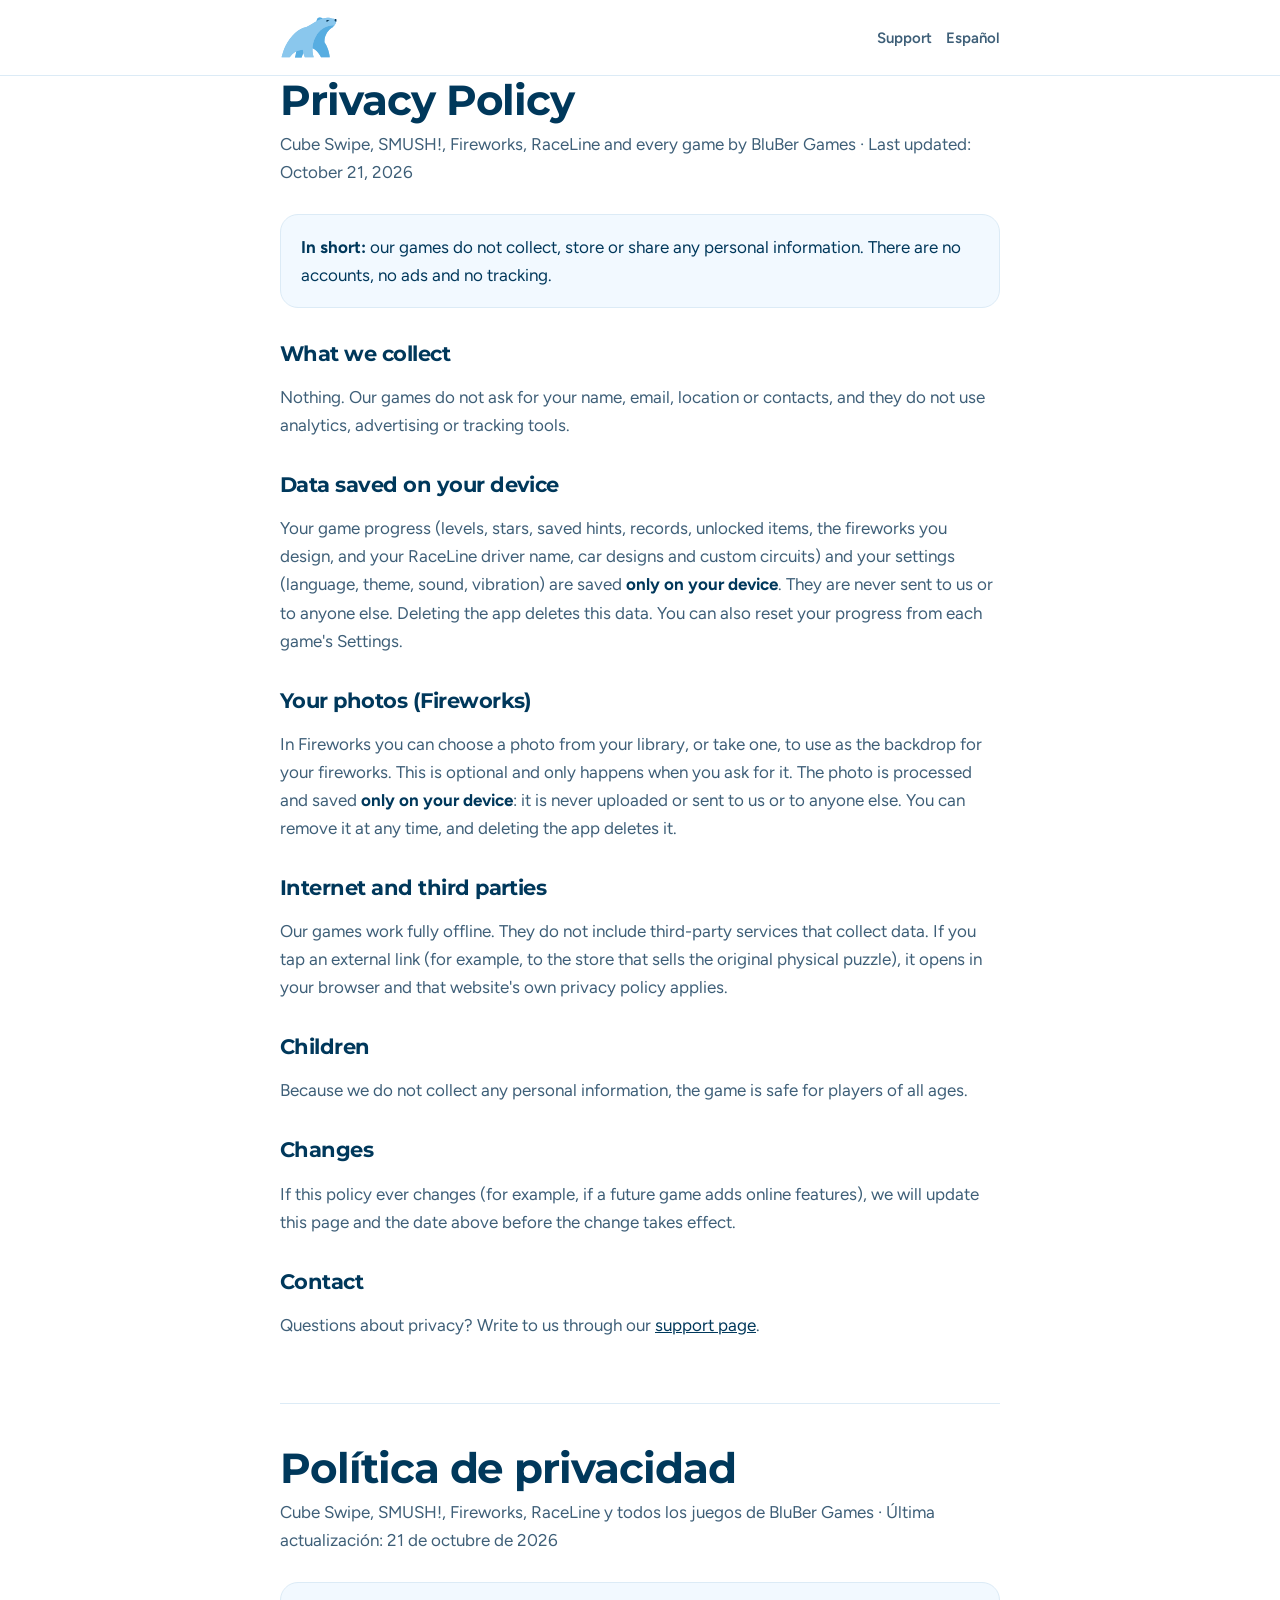
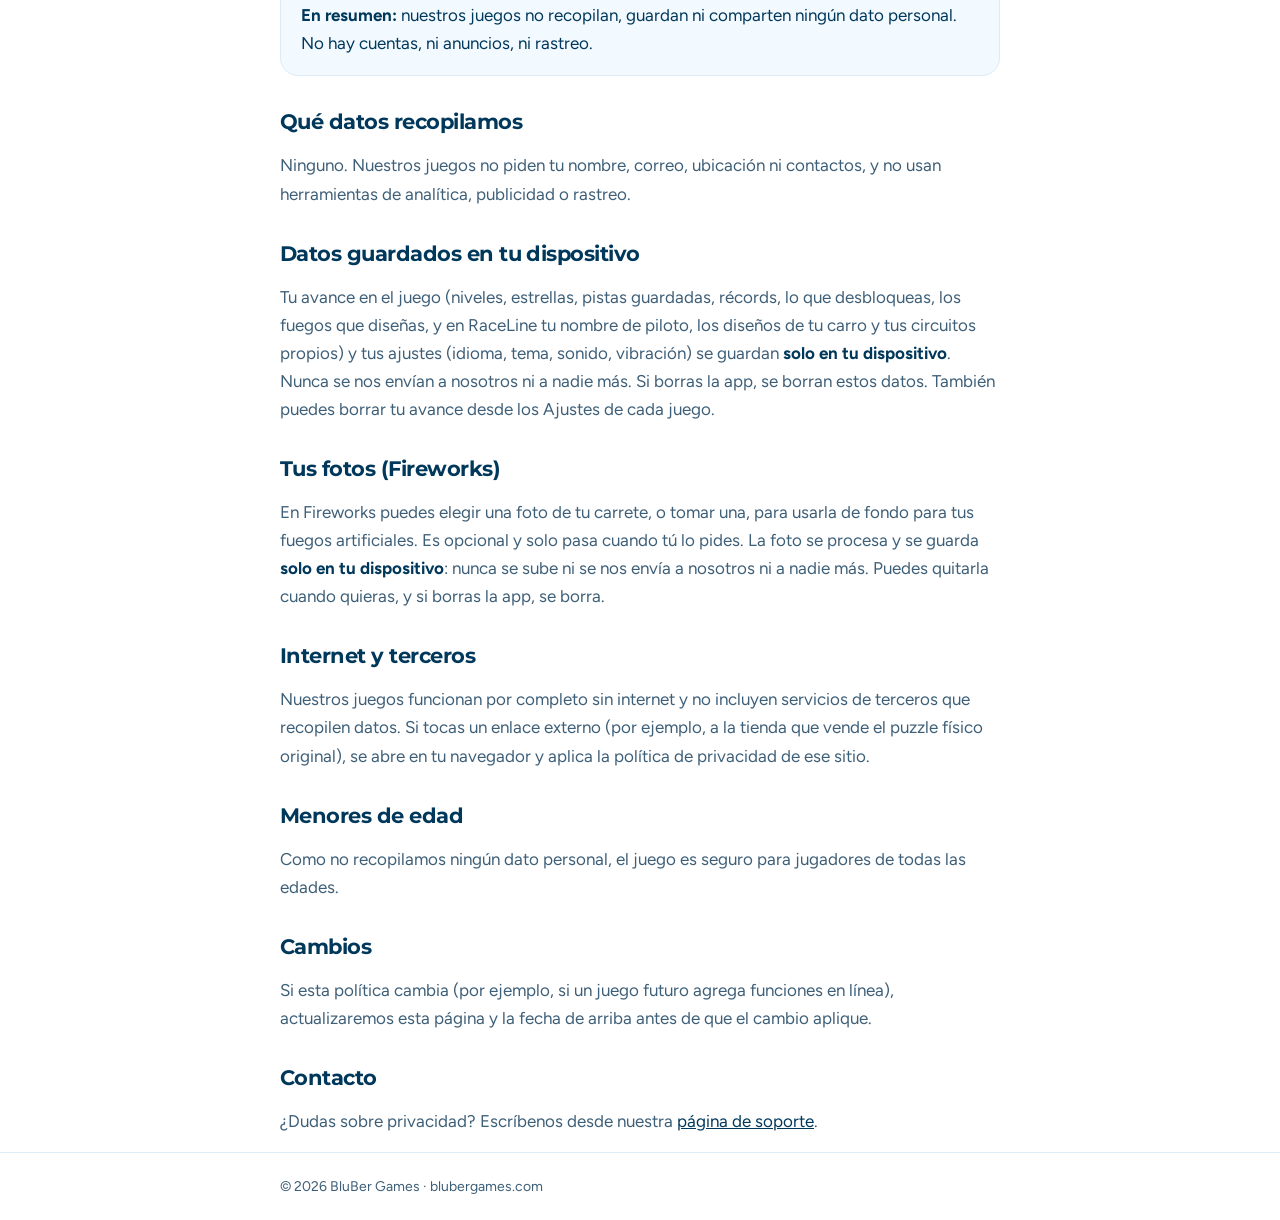
<file: privacy/index.html>
<!doctype html>
<html lang="en">
<head>
<meta charset="utf-8">
<meta name="viewport" content="width=device-width, initial-scale=1, viewport-fit=cover">
<meta name="theme-color" content="#FFFFFF">
<title>Privacy Policy · BluBer Games</title>
<meta name="description" content="Privacy policy for Cube Swipe, SMUSH!, Fireworks, RaceLine and every game by BluBer Games.">
<link rel="preconnect" href="https://fonts.googleapis.com">
<link rel="preconnect" href="https://fonts.gstatic.com" crossorigin>
<link rel="stylesheet" href="https://fonts.googleapis.com/css2?family=Montserrat:wght@700;800&family=Figtree:wght@400;600;700&display=swap">
<style>
  :root { --paper: #FFFFFF; --frost: #F2F9FF; --navy: #00385B; --ink-2: #3E5F78; --sea: #50AFEA; --line: #DCEBF6; color-scheme: light; }
  * { box-sizing: border-box; }
  body { margin: 0; background: var(--paper); color: var(--navy); font: 400 17px/1.65 "Figtree", "Helvetica Neue", Arial, sans-serif; -webkit-font-smoothing: antialiased; }
  .wrap { width: min(760px, 100%); margin-inline: auto; padding: 0 20px; }
  header { border-bottom: 1px solid var(--line); }
  header .wrap { display: flex; align-items: center; justify-content: space-between; padding-block: 16px; }
  /* Solo el oso oficial (brand/bluber-bear.svg, sin modificar); el texto del logo nunca se reescribe */
  .home { display: inline-flex; line-height: 0; }
  .home img { width: 58px; height: auto; }
  nav a { color: var(--ink-2); font-weight: 600; text-decoration: none; margin-left: 14px; font-size: 15px; }
  nav a:hover { color: var(--navy); }
  main { padding-block: 44px 72px; }
  h1, h2 { font-family: "Montserrat", sans-serif; letter-spacing: -0.025em; line-height: 1.15; }
  h1 { font-size: clamp(30px, 6vw, 42px); margin: 0 0 6px; }
  h2 { font-size: 21px; margin: 34px 0 8px; }
  .meta { color: var(--ink-2); margin: 0 0 28px; }
  p, li { color: var(--ink-2); }
  strong { color: var(--navy); }
  a { color: var(--navy); }
  .box { background: var(--frost); border: 1px solid var(--line); border-radius: 18px; padding: 18px 20px; margin: 22px 0; }
  .box p { margin: 0; color: var(--navy); }
  .lang-sep { margin: 64px 0 0; padding-top: 40px; border-top: 1px solid var(--line); }
  footer { border-top: 1px solid var(--line); color: var(--ink-2); font-size: 14px; }
  footer .wrap { padding-block: 22px; }
</style>
</head>
<body>
<header><div class="wrap">
  <a class="home" href="/" aria-label="BluBer Games"><img src="../brand/bluber-bear.svg" alt="BluBer Games" width="58" height="43"></a>
  <nav><a href="/support/">Support</a><a href="#es">Español</a></nav>
</div></header>

<main class="wrap">
  <h1>Privacy Policy</h1>
  <p class="meta">Cube Swipe, SMUSH!, Fireworks, RaceLine and every game by BluBer Games · Last updated: October 21, 2026</p>

  <div class="box"><p><strong>In short:</strong> our games do not collect, store or share any personal information. There are no accounts, no ads and no tracking.</p></div>

  <h2>What we collect</h2>
  <p>Nothing. Our games do not ask for your name, email, location or contacts, and they do not use analytics, advertising or tracking tools.</p>

  <h2>Data saved on your device</h2>
  <p>Your game progress (levels, stars, saved hints, records, unlocked items, the fireworks you design, and your RaceLine driver name, car designs and custom circuits) and your settings (language, theme, sound, vibration) are saved <strong>only on your device</strong>. They are never sent to us or to anyone else. Deleting the app deletes this data. You can also reset your progress from each game's Settings.</p>

  <h2>Your photos (Fireworks)</h2>
  <p>In Fireworks you can choose a photo from your library, or take one, to use as the backdrop for your fireworks. This is optional and only happens when you ask for it. The photo is processed and saved <strong>only on your device</strong>: it is never uploaded or sent to us or to anyone else. You can remove it at any time, and deleting the app deletes it.</p>

  <h2>Internet and third parties</h2>
  <p>Our games work fully offline. They do not include third-party services that collect data. If you tap an external link (for example, to the store that sells the original physical puzzle), it opens in your browser and that website's own privacy policy applies.</p>

  <h2>Children</h2>
  <p>Because we do not collect any personal information, the game is safe for players of all ages.</p>

  <h2>Changes</h2>
  <p>If this policy ever changes (for example, if a future game adds online features), we will update this page and the date above before the change takes effect.</p>

  <h2>Contact</h2>
  <p>Questions about privacy? Write to us through our <a href="/support/">support page</a>.</p>

  <section id="es" class="lang-sep" lang="es">
    <h1>Política de privacidad</h1>
    <p class="meta">Cube Swipe, SMUSH!, Fireworks, RaceLine y todos los juegos de BluBer Games · Última actualización: 21 de octubre de 2026</p>

    <div class="box"><p><strong>En resumen:</strong> nuestros juegos no recopilan, guardan ni comparten ningún dato personal. No hay cuentas, ni anuncios, ni rastreo.</p></div>

    <h2>Qué datos recopilamos</h2>
    <p>Ninguno. Nuestros juegos no piden tu nombre, correo, ubicación ni contactos, y no usan herramientas de analítica, publicidad o rastreo.</p>

    <h2>Datos guardados en tu dispositivo</h2>
    <p>Tu avance en el juego (niveles, estrellas, pistas guardadas, récords, lo que desbloqueas, los fuegos que diseñas, y en RaceLine tu nombre de piloto, los diseños de tu carro y tus circuitos propios) y tus ajustes (idioma, tema, sonido, vibración) se guardan <strong>solo en tu dispositivo</strong>. Nunca se nos envían a nosotros ni a nadie más. Si borras la app, se borran estos datos. También puedes borrar tu avance desde los Ajustes de cada juego.</p>

    <h2>Tus fotos (Fireworks)</h2>
    <p>En Fireworks puedes elegir una foto de tu carrete, o tomar una, para usarla de fondo para tus fuegos artificiales. Es opcional y solo pasa cuando tú lo pides. La foto se procesa y se guarda <strong>solo en tu dispositivo</strong>: nunca se sube ni se nos envía a nosotros ni a nadie más. Puedes quitarla cuando quieras, y si borras la app, se borra.</p>

    <h2>Internet y terceros</h2>
    <p>Nuestros juegos funcionan por completo sin internet y no incluyen servicios de terceros que recopilen datos. Si tocas un enlace externo (por ejemplo, a la tienda que vende el puzzle físico original), se abre en tu navegador y aplica la política de privacidad de ese sitio.</p>

    <h2>Menores de edad</h2>
    <p>Como no recopilamos ningún dato personal, el juego es seguro para jugadores de todas las edades.</p>

    <h2>Cambios</h2>
    <p>Si esta política cambia (por ejemplo, si un juego futuro agrega funciones en línea), actualizaremos esta página y la fecha de arriba antes de que el cambio aplique.</p>

    <h2>Contacto</h2>
    <p>¿Dudas sobre privacidad? Escríbenos desde nuestra <a href="/support/">página de soporte</a>.</p>
  </section>
</main>

<footer><div class="wrap">© 2026 BluBer Games · blubergames.com</div></footer>
</body>
</html>
</file>
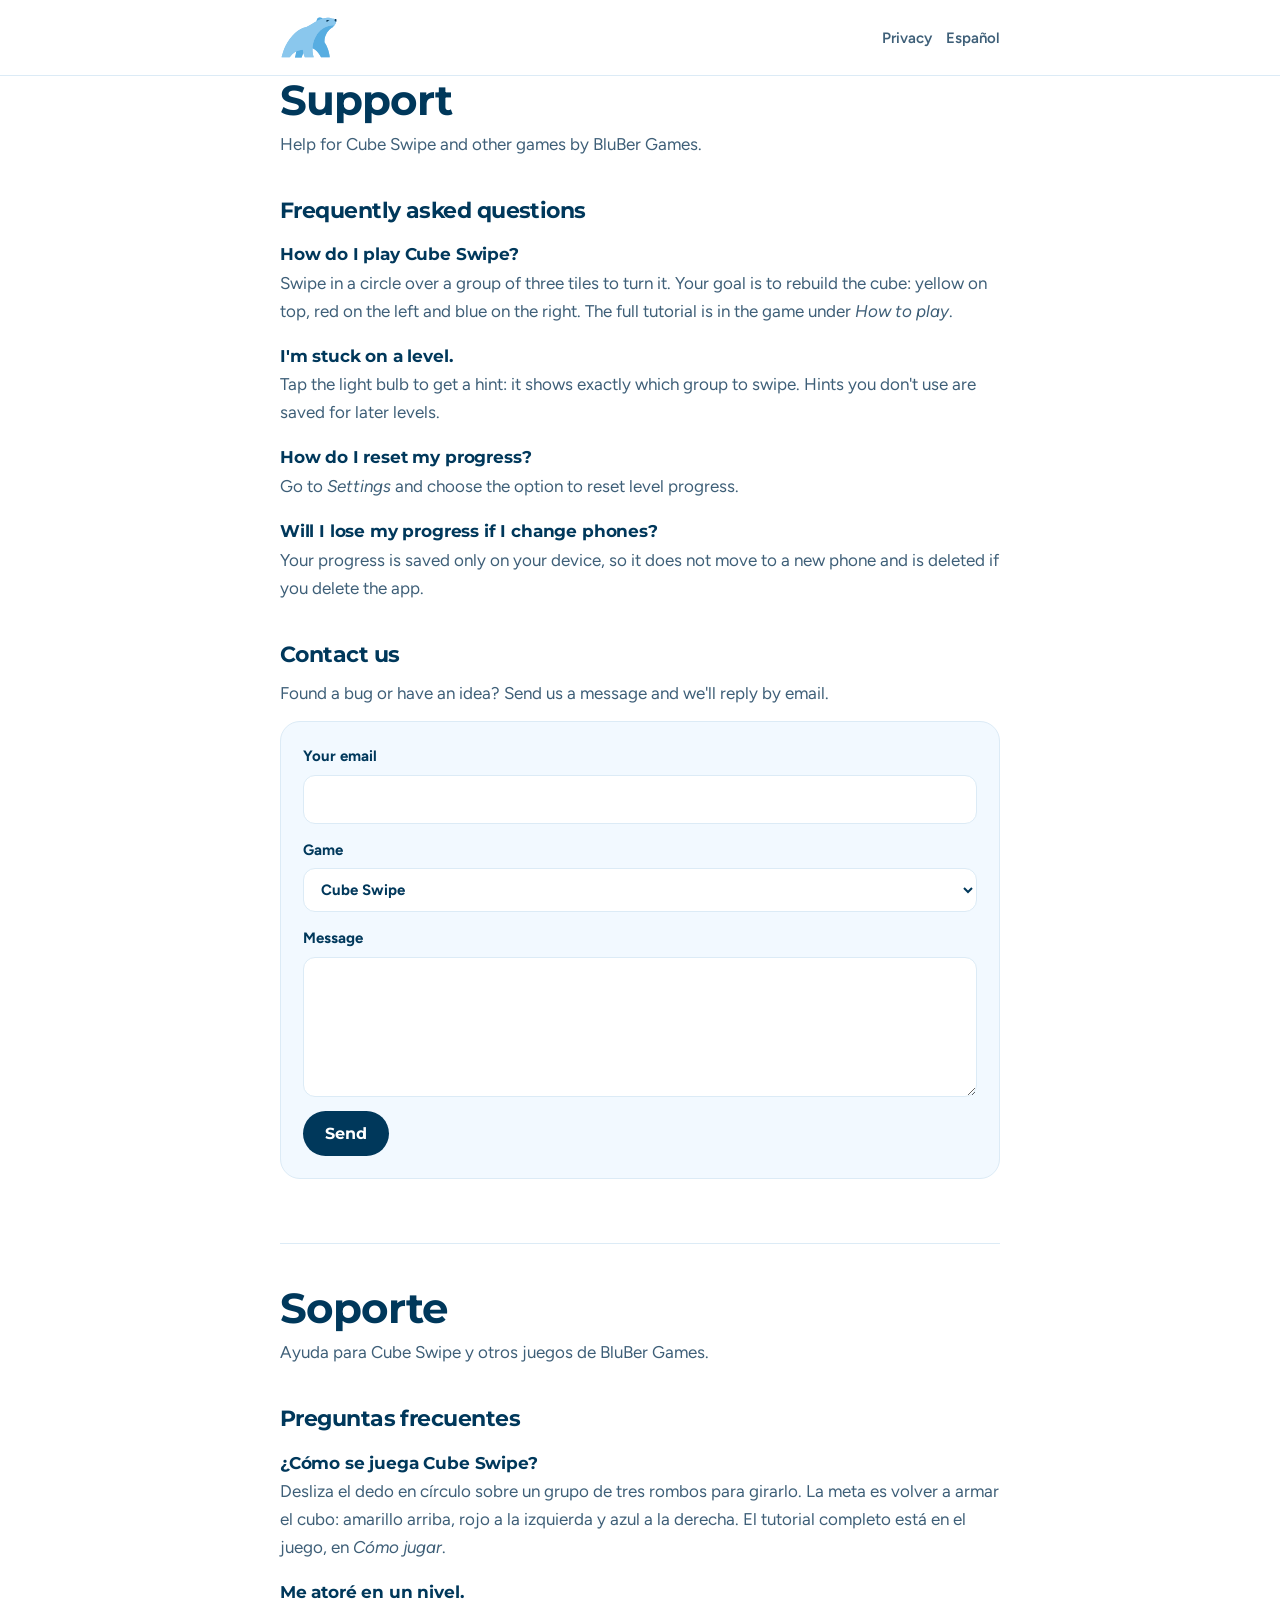
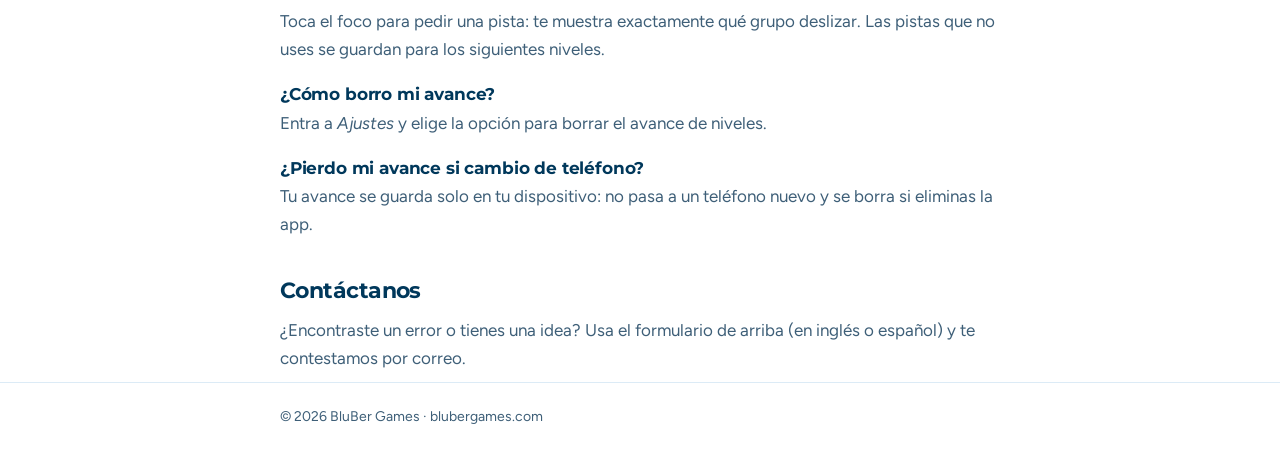
<file: support/index.html>
<!doctype html>
<html lang="en">
<head>
<meta charset="utf-8">
<meta name="viewport" content="width=device-width, initial-scale=1, viewport-fit=cover">
<meta name="theme-color" content="#FFFFFF">
<title>Support · BluBer Games</title>
<meta name="description" content="Help and contact for Cube Swipe and other games by BluBer Games.">
<link rel="preconnect" href="https://fonts.googleapis.com">
<link rel="preconnect" href="https://fonts.gstatic.com" crossorigin>
<link rel="stylesheet" href="https://fonts.googleapis.com/css2?family=Montserrat:wght@700;800&family=Figtree:wght@400;600;700&display=swap">
<style>
  :root { --paper: #FFFFFF; --frost: #F2F9FF; --navy: #00385B; --ink-2: #3E5F78; --sea: #50AFEA; --line: #DCEBF6; color-scheme: light; }
  * { box-sizing: border-box; }
  body { margin: 0; background: var(--paper); color: var(--navy); font: 400 17px/1.65 "Figtree", "Helvetica Neue", Arial, sans-serif; -webkit-font-smoothing: antialiased; }
  .wrap { width: min(760px, 100%); margin-inline: auto; padding: 0 20px; }
  header { border-bottom: 1px solid var(--line); }
  header .wrap { display: flex; align-items: center; justify-content: space-between; padding-block: 16px; }
  /* Solo el oso oficial (brand/bluber-bear.svg, sin modificar); el texto del logo nunca se reescribe */
  .home { display: inline-flex; line-height: 0; }
  .home img { width: 58px; height: auto; }
  nav a { color: var(--ink-2); font-weight: 600; text-decoration: none; margin-left: 14px; font-size: 15px; }
  nav a:hover { color: var(--navy); }
  main { padding-block: 44px 72px; }
  h1, h2, h3 { font-family: "Montserrat", sans-serif; letter-spacing: -0.025em; line-height: 1.15; }
  h1 { font-size: clamp(30px, 6vw, 42px); margin: 0 0 6px; }
  h2 { font-size: 22px; margin: 40px 0 12px; }
  h3 { font-size: 17px; margin: 22px 0 4px; letter-spacing: -0.01em; }
  .meta { color: var(--ink-2); margin: 0 0 8px; }
  p { color: var(--ink-2); margin: 0 0 10px; }
  a { color: var(--navy); }
  form { background: var(--frost); border: 1px solid var(--line); border-radius: 20px; padding: 22px; display: grid; gap: 14px; margin-top: 14px; }
  label { display: grid; gap: 6px; font-weight: 700; font-size: 15px; }
  input, select, textarea { font: inherit; color: var(--navy); background: #fff; border: 1.5px solid var(--line); border-radius: 12px; padding: 11px 13px; width: 100%; }
  input:focus, select:focus, textarea:focus { outline: none; border-color: var(--sea); }
  textarea { min-height: 140px; resize: vertical; }
  button { font: 700 16px "Montserrat", sans-serif; color: #fff; background: var(--navy); border: 0; border-radius: 999px; padding: 13px 22px; cursor: pointer; justify-self: start; }
  button:hover { background: #014a78; }
  .hidden { display: none; }
  .lang-sep { margin: 64px 0 0; padding-top: 40px; border-top: 1px solid var(--line); }
  footer { border-top: 1px solid var(--line); color: var(--ink-2); font-size: 14px; }
  footer .wrap { padding-block: 22px; }
</style>
</head>
<body>
<header><div class="wrap">
  <a class="home" href="/" aria-label="BluBer Games"><img src="../brand/bluber-bear.svg" alt="BluBer Games" width="58" height="43"></a>
  <nav><a href="/privacy/">Privacy</a><a href="#es">Español</a></nav>
</div></header>

<main class="wrap">
  <h1>Support</h1>
  <p class="meta">Help for Cube Swipe and other games by BluBer Games.</p>

  <h2>Frequently asked questions</h2>
  <h3>How do I play Cube Swipe?</h3>
  <p>Swipe in a circle over a group of three tiles to turn it. Your goal is to rebuild the cube: yellow on top, red on the left and blue on the right. The full tutorial is in the game under <em>How to play</em>.</p>
  <h3>I'm stuck on a level.</h3>
  <p>Tap the light bulb to get a hint: it shows exactly which group to swipe. Hints you don't use are saved for later levels.</p>
  <h3>How do I reset my progress?</h3>
  <p>Go to <em>Settings</em> and choose the option to reset level progress.</p>
  <h3>Will I lose my progress if I change phones?</h3>
  <p>Your progress is saved only on your device, so it does not move to a new phone and is deleted if you delete the app.</p>

  <h2>Contact us</h2>
  <p>Found a bug or have an idea? Send us a message and we'll reply by email.</p>
  <form name="support" method="POST" action="/support/thanks/" data-netlify="true" netlify-honeypot="company">
    <input type="hidden" name="form-name" value="support">
    <p class="hidden"><label>Leave this empty <input name="company"></label></p>
    <label>Your email <input type="email" name="email" required autocomplete="email"></label>
    <label>Game
      <select name="game"><option>Cube Swipe</option><option>Other</option></select>
    </label>
    <label>Message <textarea name="message" required></textarea></label>
    <button type="submit">Send</button>
  </form>

  <section id="es" class="lang-sep" lang="es">
    <h1>Soporte</h1>
    <p class="meta">Ayuda para Cube Swipe y otros juegos de BluBer Games.</p>

    <h2>Preguntas frecuentes</h2>
    <h3>¿Cómo se juega Cube Swipe?</h3>
    <p>Desliza el dedo en círculo sobre un grupo de tres rombos para girarlo. La meta es volver a armar el cubo: amarillo arriba, rojo a la izquierda y azul a la derecha. El tutorial completo está en el juego, en <em>Cómo jugar</em>.</p>
    <h3>Me atoré en un nivel.</h3>
    <p>Toca el foco para pedir una pista: te muestra exactamente qué grupo deslizar. Las pistas que no uses se guardan para los siguientes niveles.</p>
    <h3>¿Cómo borro mi avance?</h3>
    <p>Entra a <em>Ajustes</em> y elige la opción para borrar el avance de niveles.</p>
    <h3>¿Pierdo mi avance si cambio de teléfono?</h3>
    <p>Tu avance se guarda solo en tu dispositivo: no pasa a un teléfono nuevo y se borra si eliminas la app.</p>

    <h2>Contáctanos</h2>
    <p>¿Encontraste un error o tienes una idea? Usa el formulario de arriba (en inglés o español) y te contestamos por correo.</p>
  </section>
</main>

<footer><div class="wrap">© 2026 BluBer Games · blubergames.com</div></footer>
</body>
</html>
</file>
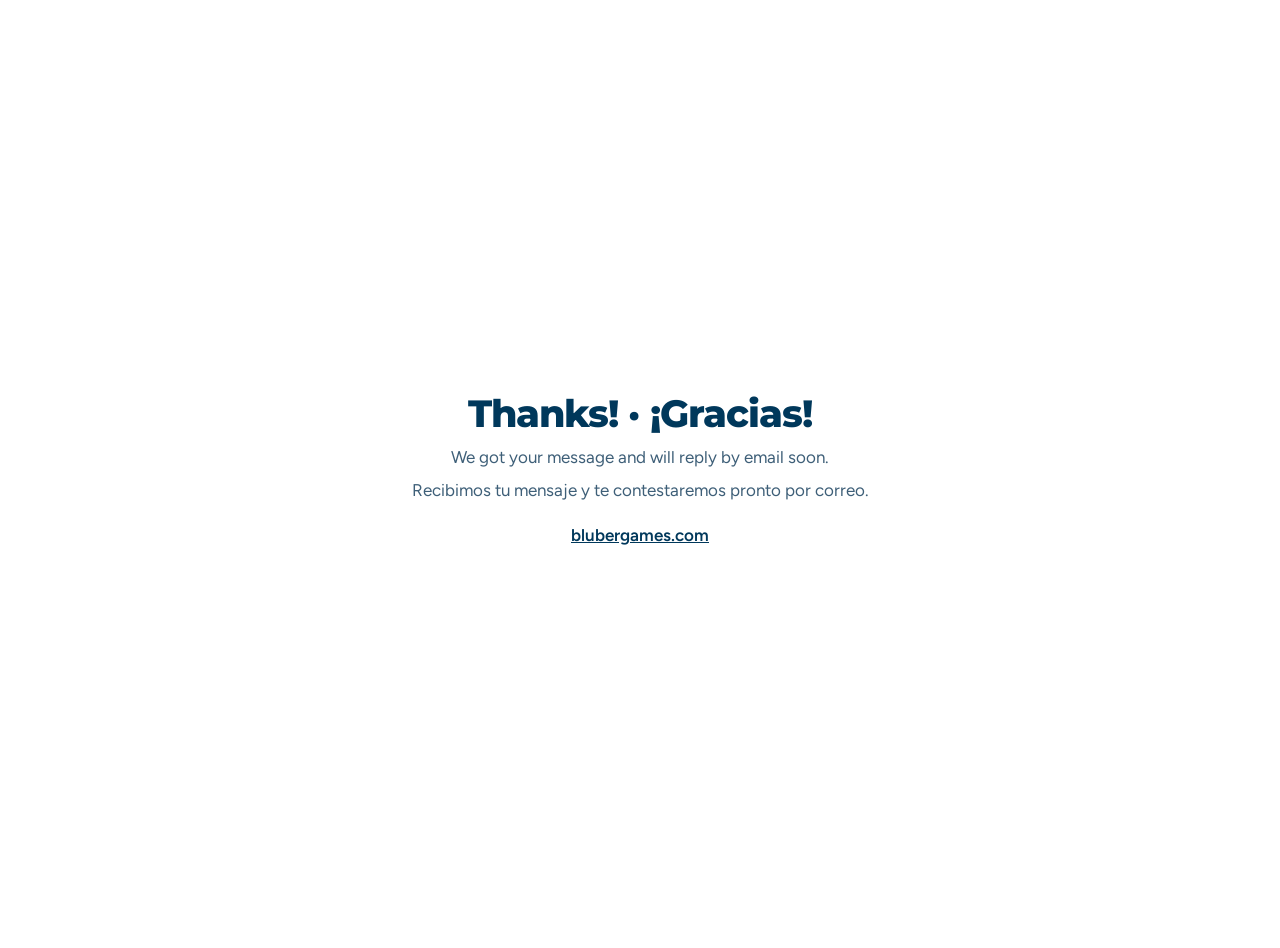
<file: support/thanks/index.html>
<!doctype html>
<html lang="en">
<head>
<meta charset="utf-8">
<meta name="viewport" content="width=device-width, initial-scale=1, viewport-fit=cover">
<meta name="theme-color" content="#FFFFFF">
<title>Message sent · BluBer Games</title>
<link rel="preconnect" href="https://fonts.googleapis.com">
<link rel="preconnect" href="https://fonts.gstatic.com" crossorigin>
<link rel="stylesheet" href="https://fonts.googleapis.com/css2?family=Montserrat:wght@800&family=Figtree:wght@400;600&display=swap">
<style>
  body { margin: 0; min-height: 100dvh; display: grid; place-items: center; background: #FFFFFF; color: #00385B; font: 400 17px/1.6 "Figtree", "Helvetica Neue", Arial, sans-serif; text-align: center; padding: 24px; }
  h1 { font: 800 clamp(28px, 6vw, 38px)/1.15 "Montserrat", sans-serif; letter-spacing: -0.025em; margin: 0 0 8px; }
  p { color: #3E5F78; margin: 0 0 6px; }
  a { color: #00385B; font-weight: 600; }
</style>
</head>
<body>
<main>
  <h1>Thanks! · ¡Gracias!</h1>
  <p>We got your message and will reply by email soon.</p>
  <p>Recibimos tu mensaje y te contestaremos pronto por correo.</p>
  <p style="margin-top:18px"><a href="/">blubergames.com</a></p>
</main>
</body>
</html>
</file>
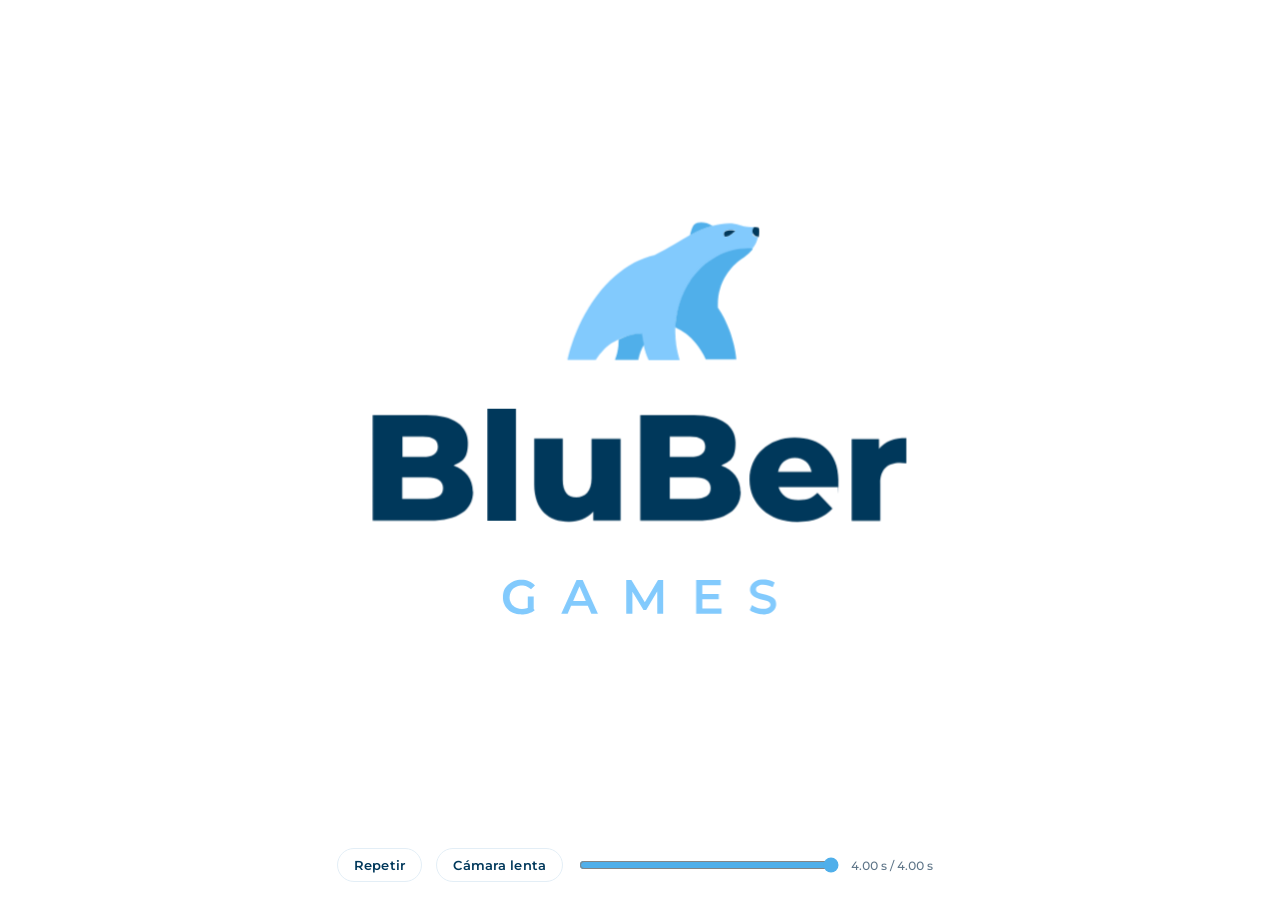
<file: brand/intro/bluber-intro.html>
<!doctype html>
<html lang="en">
<head>
<meta charset="utf-8">
<meta name="viewport" content="width=device-width, initial-scale=1">
<title>BluBer Games Intro</title>
<link rel="preconnect" href="https://fonts.googleapis.com">
<link rel="preconnect" href="https://fonts.gstatic.com" crossorigin>
<link rel="stylesheet" href="https://fonts.googleapis.com/css2?family=Montserrat:wght@500;600;700&display=swap">
<style>
  /* Escenario blanco de pantalla completa con el logo al centro y una barra de control discreta abajo */
  :root {
    --paper: #FFFFFF;     /* fondo del logo */
    --navy: #00385B;      /* "BluBer", ojo y nariz */
    --ice: #82CAFD;       /* cuerpo del oso y "GAMES" */
    --sea: #50AFEA;       /* sombras del oso */
    --frost: #B6E3FF;     /* cristales de hielo */
    --ui: #5D7487;        /* texto de los controles */
    --line: #E3EEF6;      /* bordes suaves */
    --f-ui: "Montserrat", "Helvetica Neue", Arial, sans-serif;
    color-scheme: light;
  }
  html, body { height: 100%; }
  body { margin: 0; background: var(--paper); color: var(--navy); font-family: var(--f-ui); display: grid; grid-template-rows: 1fr auto; overflow: hidden; }
  .stage { display: grid; place-items: center; min-height: 0; padding-inline: 16px; }
  svg.logo { width: min(88vw, 640px); height: auto; max-height: 72vh; overflow: visible; }
  .controls { display: flex; flex-wrap: wrap; align-items: center; justify-content: center; gap: 10px 14px; padding: 14px 16px calc(18px + env(safe-area-inset-bottom, 0px)); }
  .controls button { font: 600 13px var(--f-ui); letter-spacing: 0.02em; color: var(--navy); background: var(--paper); border: 1px solid var(--line); border-radius: 999px; padding: 8px 16px; cursor: pointer; transition: border-color .2s, background .2s; }
  .controls button:hover { border-color: var(--ice); }
  .controls button[aria-pressed="true"] { background: var(--navy); color: var(--paper); border-color: var(--navy); }
  .controls button:focus-visible, .scrub input:focus-visible { outline: 2px solid var(--sea); outline-offset: 2px; }
  .scrub { display: flex; align-items: center; gap: 10px; color: var(--ui); font: 500 12px var(--f-ui); font-variant-numeric: tabular-nums; }
  .scrub input { width: min(260px, 52vw); accent-color: var(--sea); }
  .scrub output { min-width: 92px; }
</style>
</head>
<body>
<main class="stage">
  <svg class="logo" id="logo" viewBox="10.5 148 260 206" role="img" aria-label="BluBer Games">
    <defs>
      <clipPath id="above-base"><rect x="0" y="200" width="400" height="94.6"/></clipPath>
      <clipPath id="word-shape"></clipPath>
      <linearGradient id="shine" x1="0" y1="0" x2="1" y2="0">
        <stop offset="0" stop-color="#FFFFFF" stop-opacity="0"/>
        <stop offset="0.5" stop-color="#FFFFFF" stop-opacity="0.6"/>
        <stop offset="1" stop-color="#FFFFFF" stop-opacity="0"/>
      </linearGradient>
    </defs>
    <g id="all">
      <!-- Oso (aparece con un desvanecido) -->
      <g>
        <g transform="translate(560 0)">
          <g id="bear"><g>
            <path id="b-body" fill="var(--ice)" d="M-373.4,176.8c-.7-1.1-.3-2,.3-2.8-1.5,0-3.5,0-5.9-.8-3.1-1.1-6.9-.8-11.1.3-1.2.3-2.5.7-3.8,1.2-1.7.6-3.5,1.5-5.4,2.6-4,2.3-8.6,5.3-14.3,8.1h0c-2.7.6-5.4,1.6-8.1,3-5.6,3-10.9,7.6-15.4,13.6-.2.3-.4.5-.6.8-3.9,5.4-7.3,11.9-9.6,19-.7,2.1-1.3,4.2-1.7,6.2h11.5c.9-1.5,2-2.8,3.2-4.1,1-1,2.2-2,3.4-2.8.8-.5,1.6-1,2.5-1.4,1.2-.6,2.4-1.1,3.6-1.4,1.9-.6,3.9-.9,5.9-.9.2,1.5.4,3,.8,4.5.5,2.2,1.2,4.3,2.1,6.2h12.6c-.6-2-1.1-4-1.4-6.1-.2-1.7-.4-3.5-.4-5.3s0-1,0-1.5c0-1.3.2-2.6.4-3.9.8-5.6,2.8-10.7,5.7-15,0,0,0,0,0-.1,1.1-1.7,2.4-3.2,3.8-4.6.4-.4.9-.9,1.3-1.3,1.6-1.4,3.3-2.6,5.1-3.6,4-2.3,8.6-3.6,13.4-3.6s1,0,1.4,0c1.5-1.8,2.2-3.5,2.5-5-.9,0-1.7-.3-2.3-1.2ZM-385.4,177c-.3-2.6,4.6-1.5,4.6-1.5,0,0-4.3,4.1-4.6,1.5Z"/>
            <path id="b-side" fill="var(--sea)" d="M-373.7,183c-.9,1.1-2.1,2.3-3.7,3.4,0,0,0,0,0,0-.3.2-.7.5-1.1.7,0,0,0,0,0,0-1.5,1.1-2.8,2.3-4,3.7-1,1.2-1.9,2.5-2.7,3.8-.7,1.3-1.3,2.7-1.7,4.1h0c-.7,2.1-1,4.4-1,6.7s0,.9,0,1.3c1.9,2.8,3.5,5.9,4.7,9.2.4,1.1.8,2.2,1.1,3.3.1.5.3.9.4,1.4,0,.1,0,.3.1.4h0c.6,2.3,1,4.6,1.2,6.8h-12.4c-1.1-2.4-2.5-4.7-4.1-6.6-2.3-2.8-5.1-5-8.3-6.4,0-1.3.2-2.6.4-3.9.8-5.6,2.8-10.7,5.7-15,0,0,0,0,0-.1,1.1-1.7,2.4-3.2,3.8-4.6.4-.4.9-.9,1.3-1.3,1.6-1.4,3.3-2.6,5.1-3.6,4-2.3,8.6-3.6,13.4-3.6s1,0,1.4,0Z"/>
            <path id="b-leg" fill="var(--sea)" d="M-417.9,221.8c-1.1,1.9-1.9,4-2.3,6.2h-9.5c.7-1.8,1.2-3.7,1.4-5.8,0-.8.1-1.7.1-2.5h0c1.2-.6,2.4-1.1,3.6-1.5,1.9-.6,3.9-.9,5.9-.9.2,1.5.4,3,.8,4.5Z"/>
            <path id="b-ear" fill="var(--sea)" d="M-390,173.5c-1.2.3-2.5.7-3.8,1.2-1.7.6-3.5,1.5-5.4,2.6.3-1.5.9-3.5,1.7-4.3,1.3-1.2,4.6-1.3,7.5.6Z"/>
            <path id="b-nose" fill="var(--navy)" d="M-371.2,178c-.9,0-1.7-.3-2.3-1.2-.7-1.1-.3-2,.3-2.8,1,0,1.7,0,2.1.5.1.6.2,1.9-.1,3.6Z"/>
            <path id="b-eye" class="eye" fill="var(--navy)" d="M-380.8,175.5s-4.3,4.1-4.6,1.5c-.3-2.6,4.6-1.5,4.6-1.5Z"/></g>
          </g>
        </g>
      </g>
      <!-- BluBer: cada letra sube desde su línea base -->
      <g clip-path="url(#above-base)">
        <g transform="translate(560 0)" id="word" fill="var(--navy)">
          <path class="ltr" d="M-487.3,281.5c0,7.4-6.1,11.8-17.6,11.8h-23.2v-42.9h21.9c11.3,0,16.8,4.6,16.8,11.2s-2.1,7.4-5.8,9.3c4.8,1.7,7.8,5.4,7.8,10.6ZM-516,259.1v8.3h8.3c4,0,6.1-1.4,6.1-4.2s-2.1-4.1-6.1-4.1h-8.3ZM-499.5,280.1c0-2.9-2.2-4.4-6.4-4.4h-10.2v8.7h10.2c4.2,0,6.4-1.4,6.4-4.3Z"/>
          <path class="ltr" d="M-481.5,247.8h11.6v45.5h-11.6v-45.5Z"/>
          <path class="ltr" d="M-427.4,260v33.2h-11.1v-3.6c-2.5,2.8-6.1,4.1-9.9,4.1-8.1,0-14.1-4.7-14.1-15.2v-18.6h11.6v16.7c0,5.1,2,7.2,5.5,7.2s6.2-2.3,6.2-7.8v-16h11.6Z"/>
          <path class="ltr" d="M-378.6,281.5c0,7.4-6.1,11.8-17.6,11.8h-23.2v-42.9h21.9c11.3,0,16.8,4.6,16.8,11.2s-2.1,7.4-5.8,9.3c4.8,1.7,7.8,5.4,7.8,10.6ZM-407.4,259.1v8.3h8.3c4,0,6.1-1.4,6.1-4.2s-2.1-4.1-6.1-4.1h-8.3ZM-390.8,280.1c0-2.9-2.2-4.4-6.4-4.4h-10.2v8.7h10.2c4.2,0,6.4-1.4,6.4-4.3Z"/>
          <path class="ltr" d="M-339.1,279.6h-24.1c1,3.4,3.9,5.3,8.1,5.3s5.4-.9,7.7-2.9l6.1,6.4c-3.2,3.6-7.8,5.4-14.2,5.4-11.8,0-19.5-7.3-19.5-17.2s7.8-17.1,18.3-17.1,17.8,6.2,17.8,17.2-.1,2-.2,2.9ZM-363.4,273.4h13.6c-.6-3.5-3.2-5.7-6.8-5.7s-6.1,2.2-6.8,5.7Z"/>
          <path class="ltr" d="M-311.3,259.5v10.5c-1-.1-1.8-.2-2.6-.2-4.7,0-8,2.4-8,8.2v15.3h-11.6v-33.2h11.1v4c2.4-3,6.2-4.5,11.2-4.5Z"/>
        </g>
      </g>
      <g clip-path="url(#word-shape)"><rect id="sweep" x="-70" y="240" width="46" height="60" fill="url(#shine)"/></g>
      <!-- GAMES -->
      <g transform="translate(560 0)" id="games" fill="var(--ice)">
          <path class="gm" d="M-468,331.3c-1.1,0-2.1-.2-2.9-.5-.9-.3-1.7-.8-2.3-1.5-.7-.6-1.2-1.4-1.5-2.2-.4-.9-.5-1.8-.5-2.8s.2-2,.5-2.8c.4-.9.9-1.6,1.6-2.2.7-.6,1.5-1.1,2.4-1.5.9-.3,1.9-.5,3-.5s2.2.2,3.1.6c.9.4,1.7.9,2.4,1.7l-1.6,1.6c-.5-.5-1.1-.9-1.7-1.2-.6-.3-1.3-.4-2-.4s-1.4.1-2,.4c-.6.2-1.1.6-1.6,1-.4.4-.8.9-1,1.5-.2.6-.4,1.2-.4,1.9s.1,1.3.4,1.9c.2.6.6,1.1,1,1.5.4.4,1,.8,1.6,1s1.3.4,2,.4,1.3-.1,2-.3c.6-.2,1.2-.6,1.8-1.1l1.4,1.9c-.7.6-1.5,1-2.5,1.3s-1.9.4-2.9.4ZM-465.1,329.2v-5.1h2.4v5.5l-2.4-.3Z"/>
          <path class="gm" d="M-451.5,331.1l6.2-13.7h2.5l6.2,13.7h-2.7l-5.3-12.3h1l-5.3,12.3h-2.6ZM-448.6,327.9l.7-2h7.4l.7,2h-8.8Z"/>
          <path class="gm" d="M-425.1,331.1v-13.7h2.1l6,10h-1.1l5.9-10h2.1v13.7s-2.4,0-2.4,0v-9.9s.5,0,.5,0l-5,8.4h-1.1l-5.1-8.4h.6v9.9h-2.4Z"/>
          <path class="gm" d="M-394.1,329h7.7v2.1h-10.3v-13.7h10v2.1h-7.5v9.4ZM-394.3,323.1h6.8v2.1h-6.8v-2.1Z"/>
          <path class="gm" d="M-369.5,331.3c-1.1,0-2.1-.2-3.1-.5-1-.3-1.8-.7-2.3-1.2l.9-2c.5.4,1.2.8,2,1.1.8.3,1.6.4,2.5.4s1.3,0,1.7-.2c.4-.2.8-.4,1-.6s.3-.6.3-.9-.2-.8-.5-1c-.3-.3-.7-.5-1.2-.6-.5-.1-1-.3-1.6-.4s-1.2-.3-1.7-.5-1.1-.4-1.6-.7c-.5-.3-.9-.7-1.2-1.1-.3-.5-.5-1.1-.5-1.8s.2-1.4.6-2c.4-.6,1-1.1,1.8-1.5.8-.4,1.8-.6,3.1-.6s1.6.1,2.4.3c.8.2,1.5.5,2.1.9l-.8,2c-.6-.4-1.2-.6-1.9-.8-.7-.2-1.3-.3-1.9-.3s-1.3,0-1.7.3c-.4.2-.8.4-1,.7s-.3.6-.3.9.1.8.4,1c.3.3.7.5,1.2.6.5.1,1,.3,1.6.4.6.1,1.2.3,1.8.5.6.2,1.1.4,1.6.7.5.3.9.6,1.2,1.1.3.5.4,1.1.4,1.8s-.2,1.4-.6,2c-.4.6-1,1.1-1.8,1.5s-1.9.6-3.1.6Z"/>
        </g>
    </g>
  </svg>
</main>

<nav class="controls" aria-label="Controles de la animación">
  <button type="button" id="replay">Repetir</button>
  <button type="button" id="slow" aria-pressed="false">Cámara lenta</button>
  <label class="scrub" for="scrub"><input type="range" id="scrub" min="0" max="4000" step="10" value="0" aria-label="Momento de la animación"><output id="clock">0.00 s / 4.00 s</output></label>
</nav>

<script>
(() => {
  const $ = (s) => document.querySelector(s);
  const TOTAL = 4000;
  const reduce = matchMedia("(prefers-reduced-motion: reduce)").matches;
  const easeOut = "cubic-bezier(.16,1,.3,1)";        // salida suave tipo "expo"
  const inOut = "cubic-bezier(.65,0,.35,1)";
  let anims = [], slow = false, raf = 0;

  // Copia de las letras para el brillo que las recorre (un clipPath no admite grupos: cada letra lleva su posición)
  const ws = $("#word-shape");
  document.querySelectorAll("#word .ltr").forEach((l) => {
    const c = l.cloneNode(); c.removeAttribute("class"); c.setAttribute("transform", "translate(560 0)"); ws.appendChild(c);
  });

  function tl(el, frames, delay, duration, easing = easeOut) {
    el.style.transformBox = "fill-box";
    const a = el.animate(frames, { delay, duration, easing, fill: "both" });
    anims.push(a);
    return a;
  }

  function build() {
    anims.forEach((a) => a.cancel());
    anims = [];
    // 0 · Acercamiento lento de toda la composición
    tl($("#all"), [{ transform: "scale(0.955)" }, { transform: "scale(1)" }], 0, TOTAL, "cubic-bezier(.22,.6,.2,1)");
    $("#all").style.transformOrigin = "center";

    // 1 · El oso aparece: se desvanece hacia adentro con un acercamiento muy leve, sin rebote
    const bear = $("#bear"); bear.style.transformOrigin = "50% 100%";
    tl(bear, [
      { transform: "translateY(3px) scale(0.965)", opacity: 0 },
      { transform: "translateY(0) scale(1)", opacity: 1 }
    ], 250, 1000, "cubic-bezier(.25,.1,.25,1)");

    // 2 · "BluBer": cada letra sube desde su línea base
    document.querySelectorAll("#word .ltr").forEach((l, i) => {
      tl(l, [{ transform: "translateY(54px)" }, { transform: "translateY(0)" }], 1200 + i * 70, 760, easeOut);
    });

    // 3 · "GAMES" se abre desde el centro
    const gm = [...document.querySelectorAll("#games .gm")];
    const boxes = gm.map((g) => g.getBBox());
    const cx = (boxes[0].x + boxes[4].x + boxes[4].width) / 2;
    gm.forEach((g, i) => {
      const mid = boxes[i].x + boxes[i].width / 2, dx = (cx - mid) * 0.75;
      const order = Math.abs(i - 2);
      tl(g, [{ transform: `translateX(${dx}px)`, opacity: 0 }, { transform: "translateX(0)", opacity: 1 }], 1950 + order * 70, 800, easeOut);
    });

    // 4 · Brillo que recorre "BluBer"
    tl($("#sweep"), [{ transform: "translateX(0) skewX(-18deg)" }, { transform: "translateX(360px) skewX(-18deg)" }], 2800, 900, inOut);

    // 5 · El oso levanta la cabeza un poquito y parpadea
    tl($("#bear"), [
      { transform: "rotate(0deg)" }, { transform: "rotate(-2.6deg)", offset: 0.45 }, { transform: "rotate(-2.6deg)", offset: 0.65 }, { transform: "rotate(0deg)" }
    ], 2700, 1000, inOut).effect.updateTiming({ fill: "none" });
    const eye = $("#b-eye"); eye.style.transformOrigin = "center";
    tl(eye, [{ transform: "scaleY(1)" }, { transform: "scaleY(0.12)", offset: 0.5 }, { transform: "scaleY(1)" }], 3250, 200, "ease-in-out").effect.updateTiming({ fill: "none" });

    anims.forEach((a) => (a.playbackRate = slow ? 0.5 : 1));
  }

  // Reloj y barra de tiempo
  const scrub = $("#scrub"), clock = $("#clock");
  const show = (t) => { clock.textContent = `${(t / 1000).toFixed(2)} s / 4.00 s`; scrub.value = t; };
  function track() {
    cancelAnimationFrame(raf);
    const loop = () => {
      const t = Math.min(TOTAL, anims[0] ? anims[0].currentTime || 0 : 0);
      show(t);
      if (anims[0] && anims[0].playState === "running") raf = requestAnimationFrame(loop);
    };
    raf = requestAnimationFrame(loop);
  }
  function play() { build(); if (reduce) { seek(TOTAL); return; } track(); }
  function seek(t) { anims.forEach((a) => { a.pause(); a.currentTime = t; }); show(t); }

  $("#replay").addEventListener("click", play);
  $("#slow").addEventListener("click", (e) => {
    slow = !slow; e.currentTarget.setAttribute("aria-pressed", String(slow));
    play();
  });
  scrub.addEventListener("input", () => { cancelAnimationFrame(raf); seek(+scrub.value); });

  play();
})();
</script>
</body>
</html>
</file>
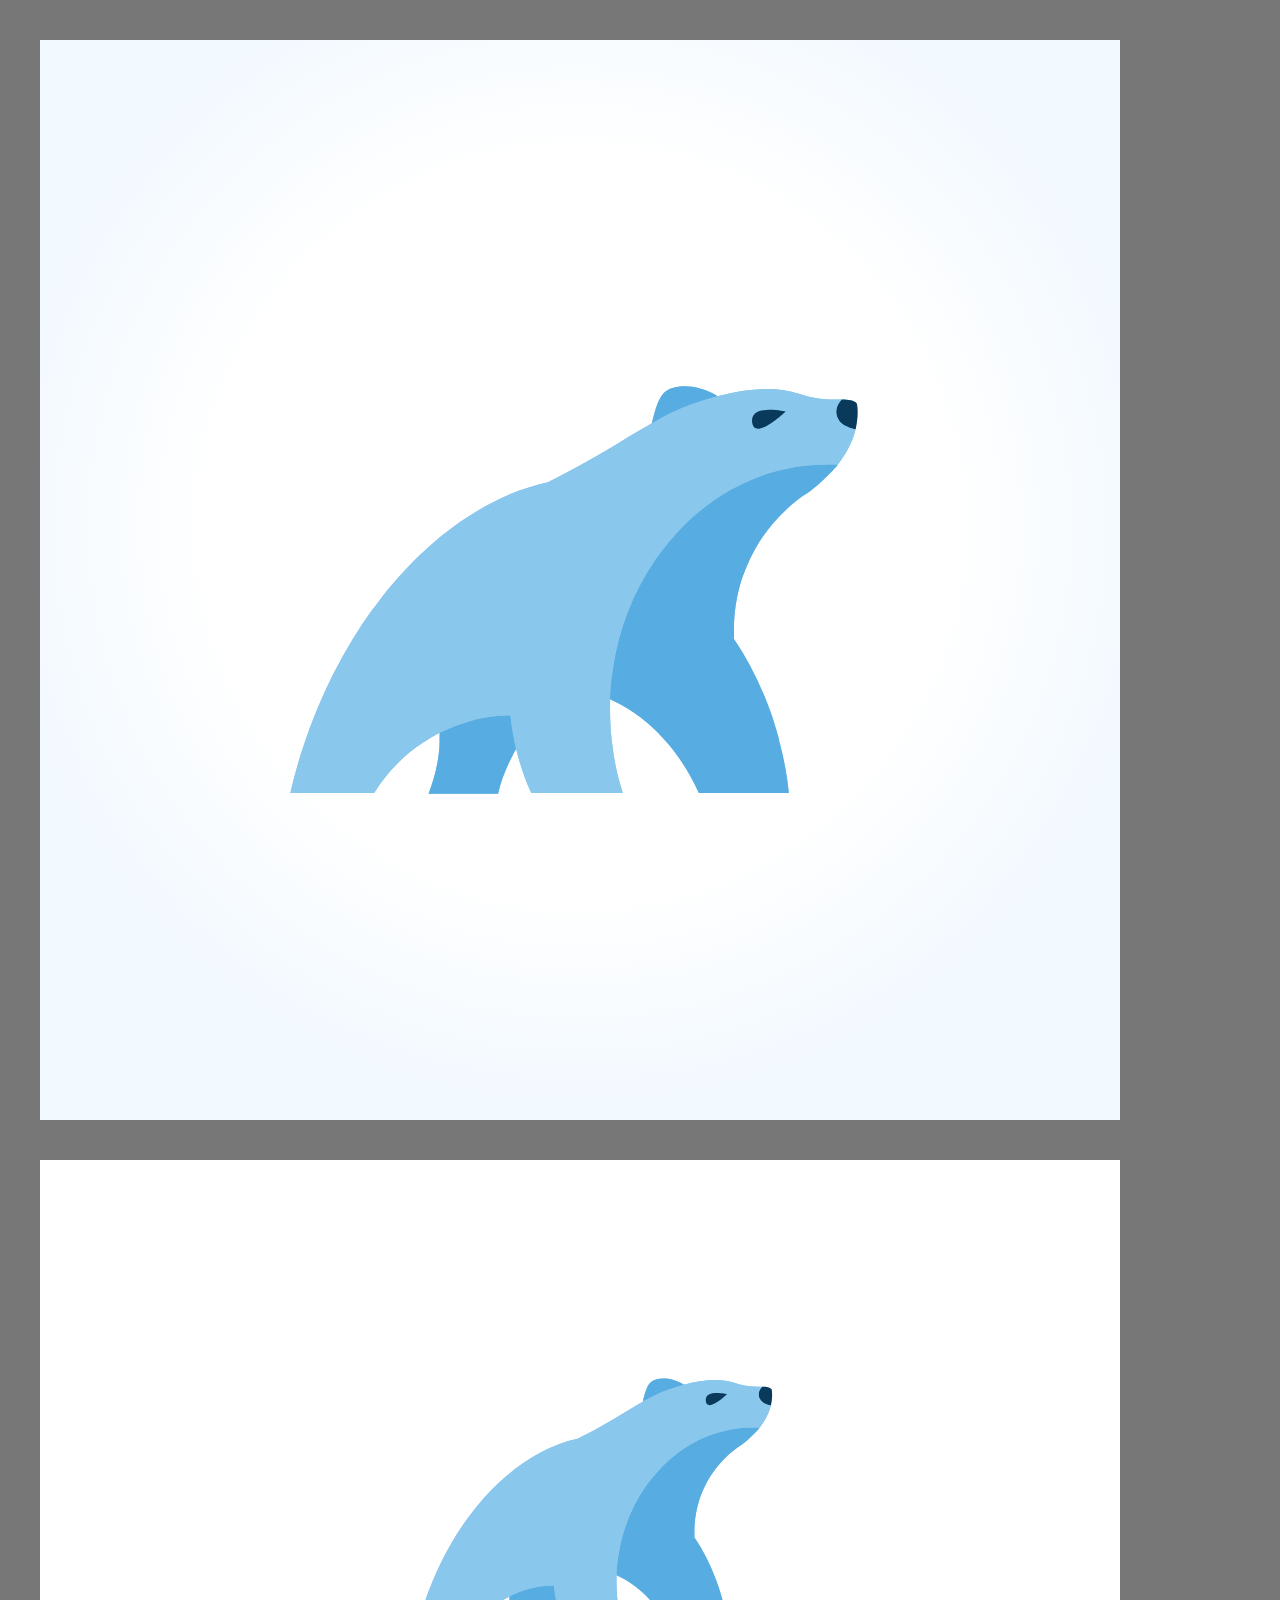
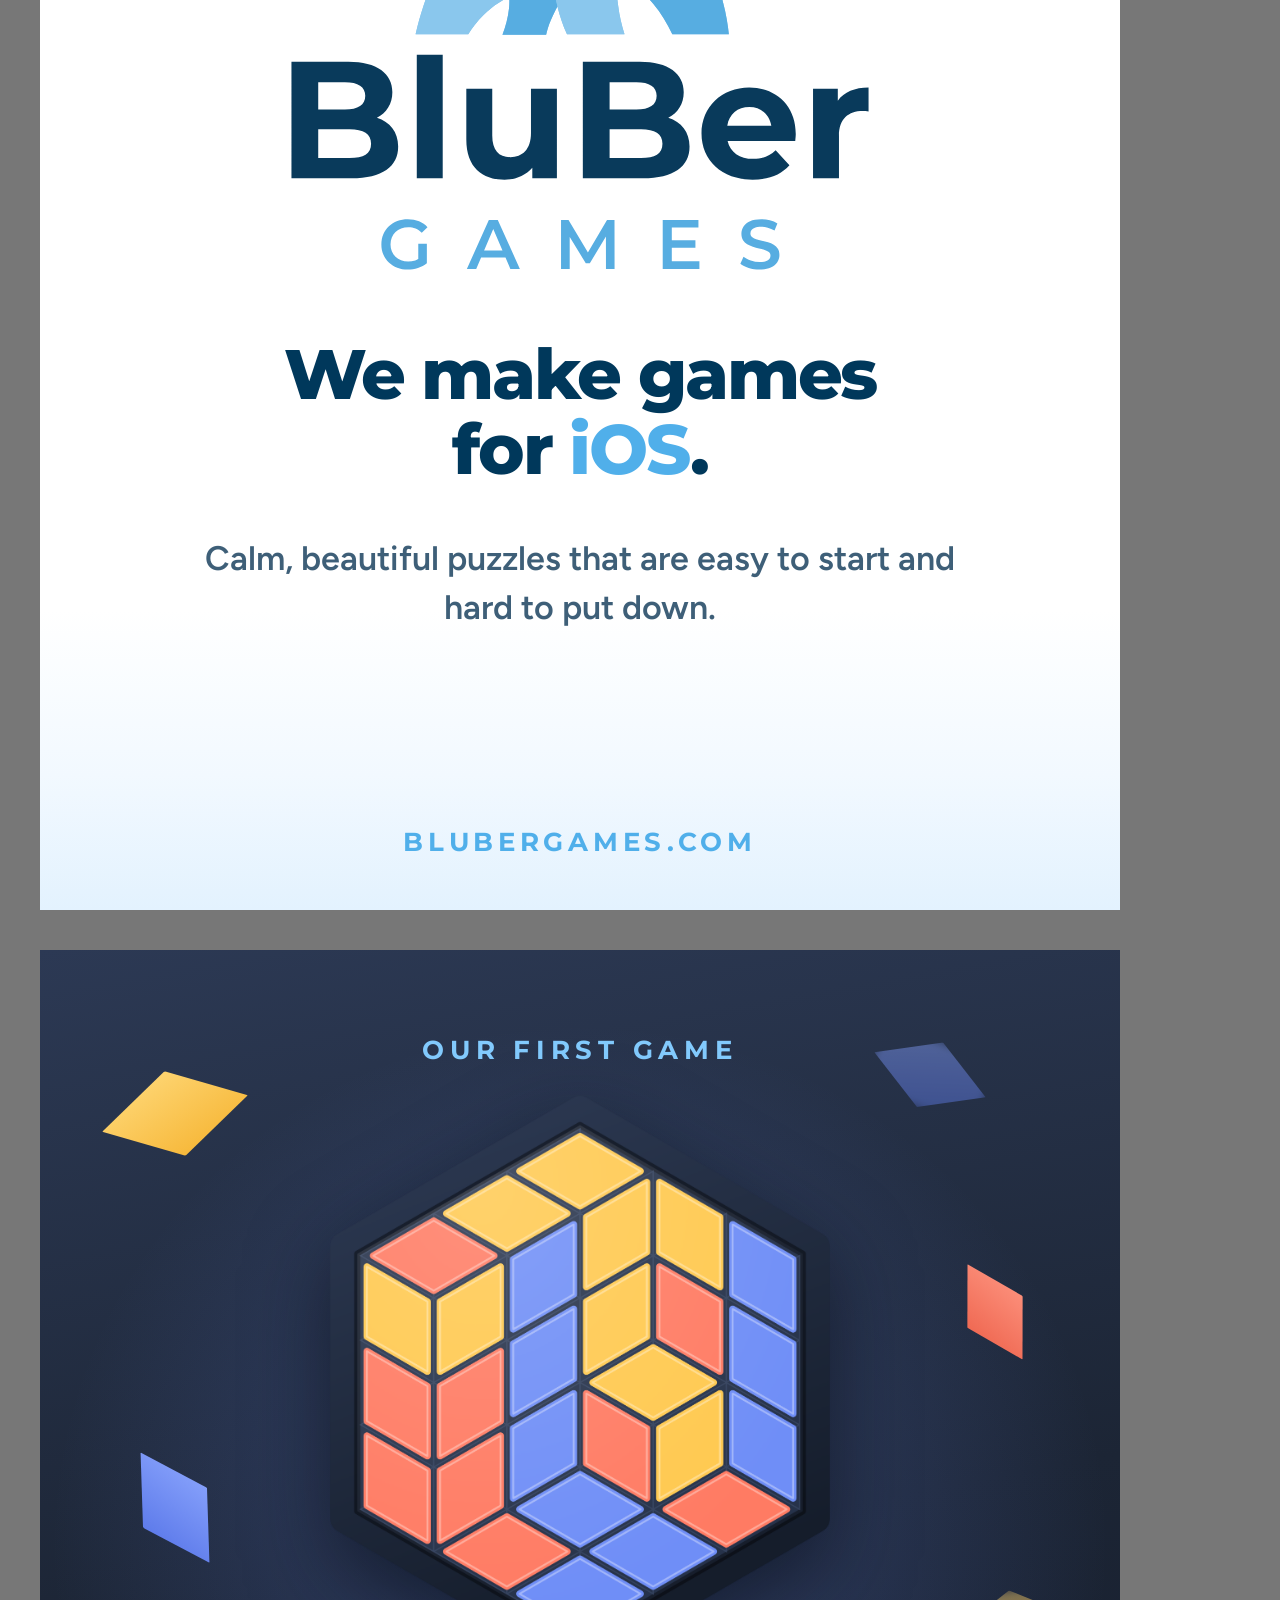
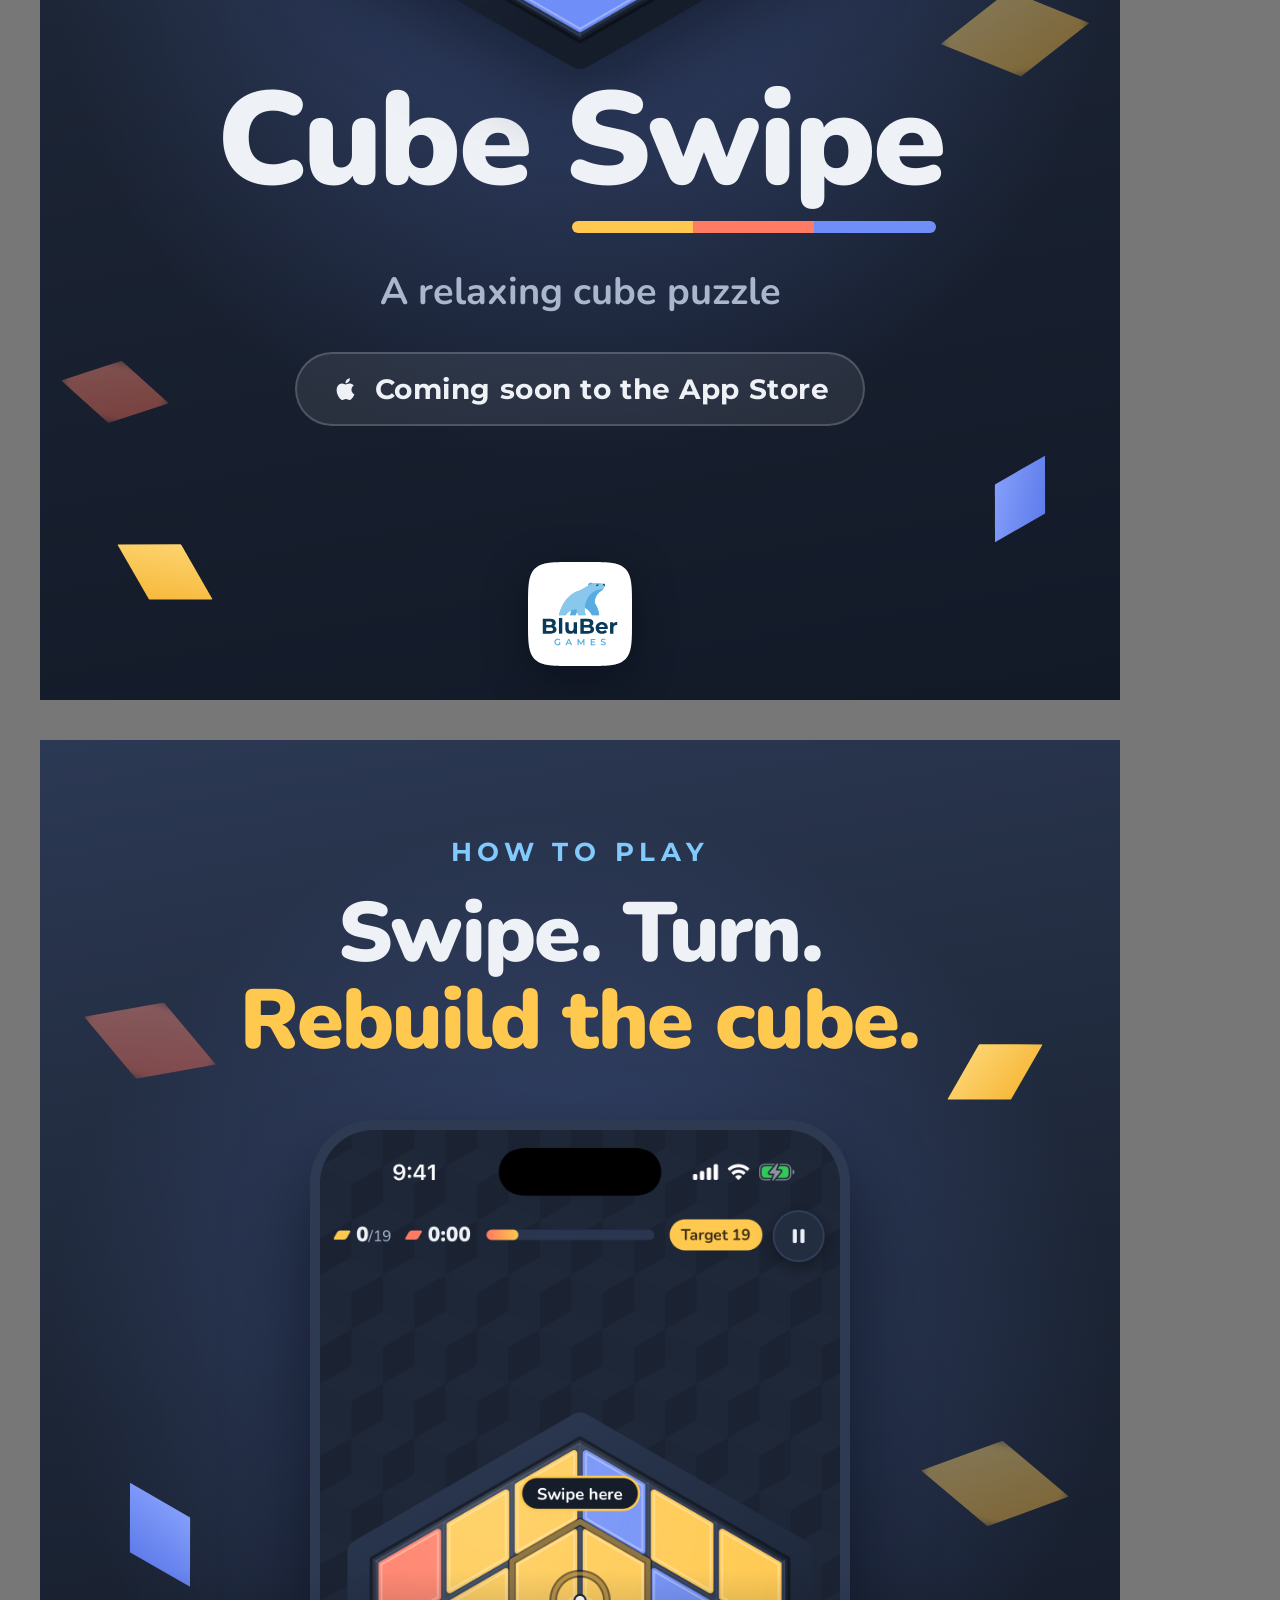
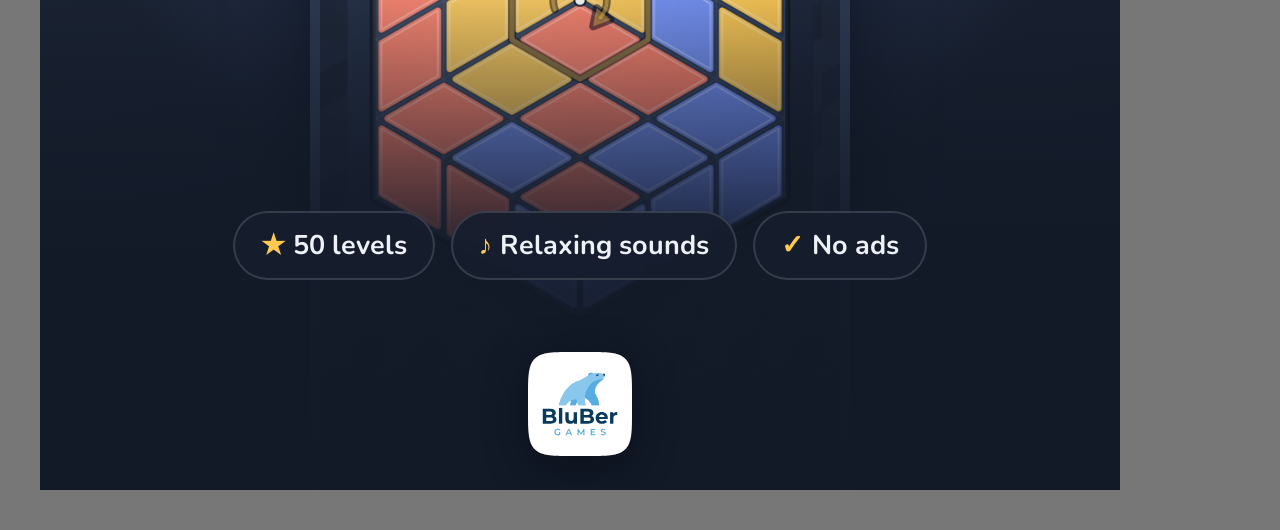
<file: social/instagram/src/designs.html>
<!doctype html>
<html lang="en">
<head>
<meta charset="utf-8">
<title>BluBer Games · Instagram</title>
<link rel="preconnect" href="https://fonts.googleapis.com">
<link rel="preconnect" href="https://fonts.gstatic.com" crossorigin>
<link rel="stylesheet" href="https://fonts.googleapis.com/css2?family=Montserrat:wght@600;700;800&family=Figtree:wght@500;600;700&display=block">
<style>
  /* Cada diseño es un <section> del tamaño exacto de Instagram; render.js toma una captura de cada uno. */
  @font-face { font-family: "Nunito"; font-weight: 900; src: url("img/nunito-latin-900-normal.woff2") format("woff2"); }
  @font-face { font-family: "Nunito"; font-weight: 700; src: url("img/nunito-latin-700-normal.woff2") format("woff2"); }
  :root {
    --navy: #00385B; --sea: #50AFEA; --ice: #82CAFD; --snow: #B6E3FF; --frost: #F2F9FF; --ink-2: #3E5F78;
    --night: #1C2535; --night-2: #121927; --text: #EEF1F6; --soft: #A9B6CC;
    --top: #FFC94F; --left: #FF7B63; --right: #6F8EF7;
  }
  * { box-sizing: border-box; margin: 0; }
  body { background: #777; display: grid; gap: 40px; padding: 40px; justify-content: start; }
  section { position: relative; overflow: hidden; }
  .sq { width: 1080px; height: 1080px; }
  .post { width: 1080px; height: 1350px; }

  /* ---------- Foto de perfil: solo el oso ---------- */
  #profile { background: radial-gradient(circle at 50% 45%, #FFFFFF 0 46%, var(--frost) 72%); display: grid; place-items: center; }
  #profile img { width: 600px; transform: translate(-6px, 10px); }

  /* ---------- Post 1: hola, somos BluBer Games ---------- */
  #p1 { background: #FFFFFF; display: grid; place-items: center; text-align: center; }
  #p1 .ice { position: absolute; inset: auto 0 0 0; height: 300px; background: linear-gradient(180deg, rgba(242,249,255,0) 0, var(--frost) 55%, #E3F2FE 100%); }
  #p1 .wrap { position: relative; display: grid; justify-items: center; gap: 46px; transform: translateY(-40px); }
  #p1 .logo { width: 620px; }
  #p1 h1 { font: 800 70px/1.08 "Montserrat", sans-serif; letter-spacing: -0.03em; color: var(--navy); }
  #p1 h1 span { color: var(--sea); }
  #p1 p { font: 600 34px/1.45 "Figtree", sans-serif; color: var(--ink-2); max-width: 760px; }
  #p1 .url { position: absolute; bottom: 52px; left: 0; right: 0; font: 700 26px "Montserrat", sans-serif; letter-spacing: 0.18em; color: var(--sea); text-transform: uppercase; }

  /* ---------- Post 2: nuestro primer juego ---------- */
  .night { background: radial-gradient(ellipse 70% 55% at 50% 44%, rgba(111,142,247,0.30), rgba(111,142,247,0) 70%), linear-gradient(170deg, #2C3954 0%, var(--night) 45%, var(--night-2) 100%); color: var(--text); }
  .eyebrow { font: 700 26px "Montserrat", sans-serif; letter-spacing: 0.22em; text-transform: uppercase; color: var(--ice); }
  .wordmark { font: 900 132px/1 "Nunito", sans-serif; letter-spacing: -0.02em; color: var(--text); white-space: nowrap; }
  .wordmark b { font-weight: 900; position: relative; display: inline-block; }
  .wordmark b::after { content: ""; position: absolute; left: 2%; right: 2%; bottom: -26px; height: 12px; border-radius: 6px; background: linear-gradient(90deg, var(--top) 0 33.3%, var(--left) 33.3% 66.6%, var(--right) 66.6% 100%); }
  .tiles { position: absolute; inset: 0; pointer-events: none; }
  .tile { position: absolute; width: var(--s); height: calc(var(--s) * 0.58); clip-path: polygon(50% 0, 100% 50%, 50% 100%, 0 50%); border-radius: 8px; }
  .t { background: linear-gradient(160deg, #FFDB7E, #F5B12C); }
  .l { background: linear-gradient(160deg, #FF9884, #EC5F48); }
  .r { background: linear-gradient(160deg, #8FA9FF, #5371E6); }
  .blur { filter: blur(5px); opacity: 0.45; }
  #p2 .center { position: absolute; inset: 0 0 190px 0; display: grid; justify-items: center; align-content: center; gap: 0; text-align: center; }
  #p2 .board { width: 500px; margin: 30px 0 6px; filter: drop-shadow(0 30px 40px rgba(4,7,14,0.55)); }
  #p2 .sub { font: 700 38px/1.3 "Nunito", sans-serif; color: var(--soft); margin-top: 60px; }
  #p2 .badge { margin-top: 36px; display: inline-flex; align-items: center; gap: 14px; padding: 18px 34px; border-radius: 999px; background: rgba(255,255,255,0.08); border: 2px solid rgba(255,255,255,0.18); font: 700 28px "Montserrat", sans-serif; letter-spacing: 0.02em; color: var(--text); }
  .badge svg { width: 30px; height: 30px; }
  /* Logo oficial sin modificar sobre una tarjeta blanca (no hay versión oficial para fondo oscuro) */
  .by { position: absolute; left: 0; right: 0; bottom: 34px; display: flex; justify-content: center; }
  /* Cuadro con la forma de un ícono de iOS (esquinas continuas tipo "squircle") */
  .by span { width: 104px; height: 104px; display: grid; place-items: center; background: #FFFFFF; box-shadow: 0 10px 26px rgba(3, 6, 12, 0.35);
    -webkit-mask: url("img/ios-squircle.svg") center / 100% 100% no-repeat; mask: url("img/ios-squircle.svg") center / 100% 100% no-repeat; }
  .by .wrap-shadow { filter: drop-shadow(0 10px 22px rgba(3, 6, 12, 0.45)); }
  .by img { display: block; width: 80px; }

  /* ---------- Post 3: cómo se juega ---------- */
  #p3 .copy { position: absolute; top: 96px; left: 0; right: 0; text-align: center; display: grid; gap: 22px; justify-items: center; }
  #p3 h2 { font: 900 84px/1.04 "Nunito", sans-serif; letter-spacing: -0.02em; color: var(--text); }
  #p3 h2 span { color: var(--top); }
  #p3 .phone { position: absolute; left: 50%; top: 380px; width: 540px; transform: translateX(-50%); border-radius: 64px; overflow: hidden; border: 10px solid #2E3A52; box-shadow: 0 40px 80px rgba(3,6,12,0.6); }
  #p3 .phone img { display: block; width: 100%; }
  #p3 .chips { position: absolute; left: 0; right: 0; bottom: 210px; display: flex; justify-content: center; gap: 16px; }
  #p3 .chip { padding: 14px 26px; border-radius: 999px; background: rgba(22,30,46,0.92); border: 2px solid rgba(255,255,255,0.14); font: 700 27px "Nunito", sans-serif; color: var(--text); backdrop-filter: blur(6px); }
  #p3 .chip i { font-style: normal; color: var(--top); margin-right: 8px; }
  #p3 .fade { position: absolute; left: 0; right: 0; bottom: 0; height: 520px; background: linear-gradient(180deg, rgba(18,25,39,0) 0, rgba(18,25,39,0.92) 55%, var(--night-2) 100%); }
</style>
</head>
<body>

<section id="profile" class="sq"><img src="img/bluber-bear.svg" alt=""></section>

<section id="p1" class="post">
  <div class="ice"></div>
  <div class="wrap">
    <img class="logo" src="img/bluber-logo.svg" alt="">
    <h1>We make games<br>for <span>iOS</span>.</h1>
    <p>Calm, beautiful puzzles that are easy to start and hard to put down.</p>
  </div>
  <div class="url">blubergames.com</div>
</section>

<section id="p2" class="post night">
  <div class="tiles">
    <i class="tile t" style="--s:150px; left:60px; top:120px; transform:rotate(-14deg)"></i>
    <i class="tile r blur" style="--s:120px; left:830px; top:90px; transform:rotate(22deg)"></i>
    <i class="tile l" style="--s:110px; left:900px; top:330px; transform:rotate(60deg)"></i>
    <i class="tile r" style="--s:130px; left:70px; top:520px; transform:rotate(58deg)"></i>
    <i class="tile t blur" style="--s:150px; left:900px; top:640px; transform:rotate(-8deg)"></i>
    <i class="tile l blur" style="--s:110px; left:20px; top:1010px; transform:rotate(12deg)"></i>
    <i class="tile r" style="--s:100px; left:930px; top:1120px; transform:rotate(-60deg)"></i>
    <i class="tile t" style="--s:110px; left:70px; top:1190px; transform:rotate(30deg)"></i>
  </div>
  <div class="center">
    <div class="eyebrow">Our first game</div>
    <img class="board" src="img/board.png" alt="">
    <div class="wordmark">Cube <b>Swipe</b></div>
    <div class="sub">A relaxing cube puzzle</div>
    <div class="badge"><svg viewBox="0 0 24 24" fill="currentColor"><path d="M16.37 12.6c-.02-2.2 1.8-3.26 1.88-3.31-1.03-1.5-2.62-1.7-3.18-1.73-1.35-.14-2.64.8-3.33.8-.69 0-1.75-.78-2.88-.76-1.48.02-2.85.86-3.61 2.19-1.54 2.67-.39 6.62 1.11 8.79.73 1.06 1.6 2.25 2.75 2.2 1.1-.04 1.52-.71 2.85-.71 1.33 0 1.7.71 2.87.69 1.19-.02 1.94-1.08 2.66-2.14.84-1.23 1.19-2.42 1.21-2.48-.03-.01-2.32-.89-2.33-3.54ZM14.2 6.13c.61-.74 1.02-1.76.91-2.78-.88.04-1.94.59-2.57 1.32-.56.65-1.06 1.69-.93 2.69.98.08 1.98-.5 2.59-1.23Z"/></svg>Coming soon to the App Store</div>
  </div>
  <div class="by"><div class="wrap-shadow"><span><img src="img/bluber-logo.svg" alt="BluBer Games"></span></div></div>
</section>

<section id="p3" class="post night">
  <div class="tiles">
    <i class="tile l blur" style="--s:140px; left:40px; top:260px; transform:rotate(20deg)"></i>
    <i class="tile t" style="--s:110px; left:900px; top:300px; transform:rotate(-30deg)"></i>
    <i class="tile r" style="--s:120px; left:60px; top:760px; transform:rotate(60deg)"></i>
    <i class="tile t blur" style="--s:150px; left:880px; top:700px; transform:rotate(10deg)"></i>
  </div>
  <div class="copy">
    <div class="eyebrow">How to play</div>
    <h2>Swipe. Turn.<br><span>Rebuild the cube.</span></h2>
  </div>
  <div class="phone"><img src="img/play-hint.png" alt=""></div>
  <div class="fade"></div>
  <div class="chips"><span class="chip"><i>★</i>50 levels</span><span class="chip"><i>♪</i>Relaxing sounds</span><span class="chip"><i>✓</i>No ads</span></div>
  <div class="by"><div class="wrap-shadow"><span><img src="img/bluber-logo.svg" alt="BluBer Games"></span></div></div>
</section>

</body>
</html>
</file>
